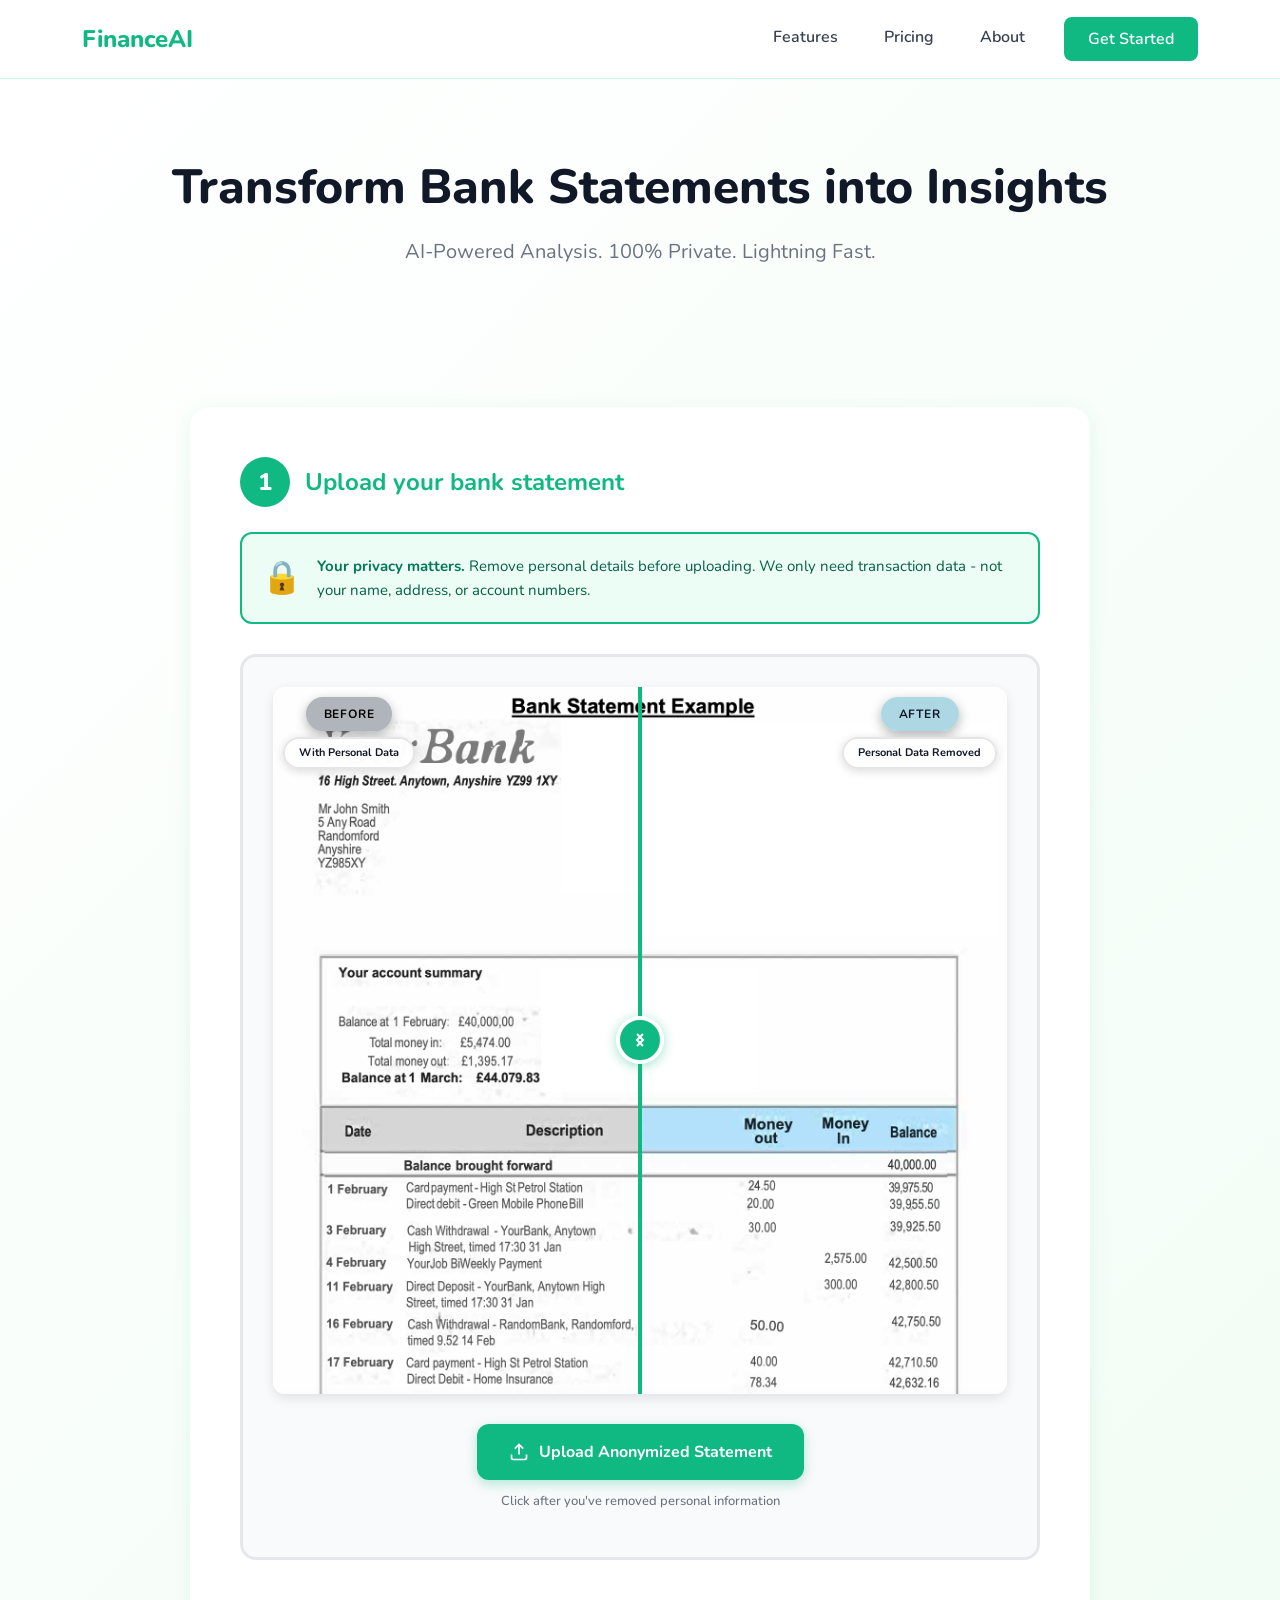
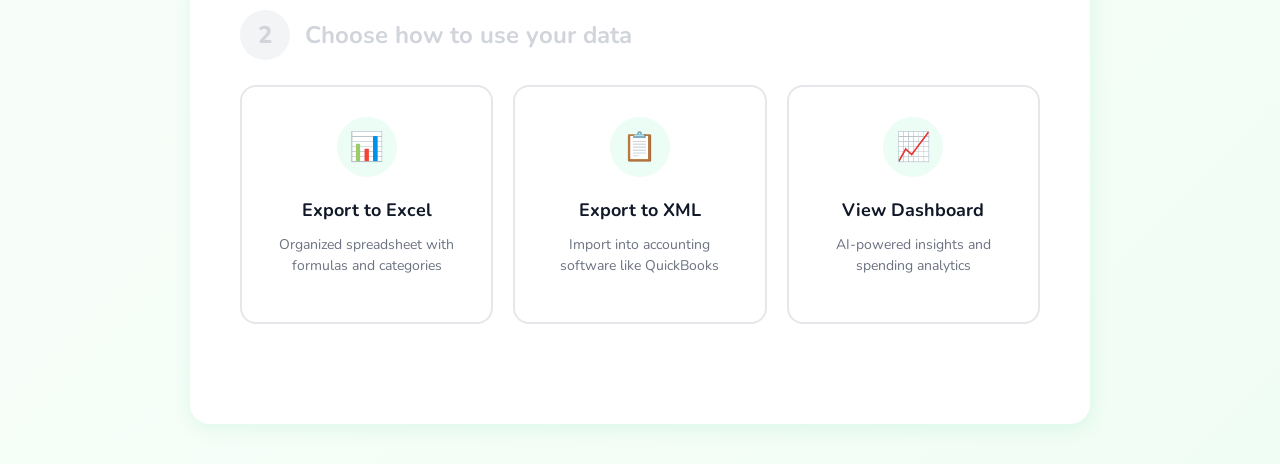
<file: index.html>
<!DOCTYPE html>
<html lang="en">
<head>
    <meta charset="UTF-8">
    <meta name="viewport" content="width=device-width, initial-scale=1.0">
    <title>FinanceAI - Smart Statement Analysis</title>
    <link href="https://fonts.googleapis.com/css2?family=Nunito:wght@400;600;700;800&display=swap" rel="stylesheet">
    <link href="https://cdn.jsdelivr.net/npm/bootstrap@5.3.0/dist/css/bootstrap.min.css" rel="stylesheet">
    <link rel="stylesheet" href="styles.css">
</head>
<body>
    <!-- Navigation -->
    <nav class="navbar navbar-expand-lg navbar-light">
        <div class="container">
            <a class="navbar-brand" href="#">FinanceAI</a>
            <button class="navbar-toggler" type="button" data-bs-toggle="collapse" data-bs-target="#navbarNav">
                <span class="navbar-toggler-icon"></span>
            </button>
            <div class="collapse navbar-collapse" id="navbarNav">
                <ul class="navbar-nav ms-auto">
                    <li class="nav-item"><a class="nav-link" href="#features">Features</a></li>
                    <li class="nav-item"><a class="nav-link" href="#pricing">Pricing</a></li>
                    <li class="nav-item"><a class="nav-link" href="#about">About</a></li>
                    <li class="nav-item"><button class="btn btn-primary ms-3">Get Started</button></li>
                </ul>
            </div>
        </div>
    </nav>

    <!-- Hero -->
    <div class="hero">
        <div class="container">
            <h1>Transform Bank Statements into Insights</h1>
            <p>AI-Powered Analysis. 100% Private. Lightning Fast.</p>
        </div>
    </div>

    <!-- Flow Card -->
    <div class="container">
        <div class="flow-card">
            
            <!-- Step 1: Upload Statement -->
            <div class="step-container active" id="step1">
                <div class="step-header">
                    <div class="step-number">1</div>
                    <div class="step-title">Upload your bank statement</div>
                </div>

                <!-- Privacy Notice -->
                <div class="privacy-notice">
                    <div class="privacy-icon">🔒</div>
                    <div class="privacy-text">
                        <strong>Your privacy matters.</strong> Remove personal details before uploading. 
                        We only need transaction data - not your name, address, or account numbers.
                    </div>
                </div>

                <!-- Before/After Slider -->
                <div class="comparison-container" id="comparisonContainer">
                    <div class="comparison-slider">
                        <div class="comparison-image-wrapper">
                            <!-- After image (without personal data) -->
                            <img src="bankss.png" alt="Statement without personal data" class="comparison-after">
                            
                            <!-- Before image (with personal data) -->
                            <div class="comparison-before" id="beforeImage" style="width: 50%;">
                                <img src="bankss-bw.png" alt="Statement with personal data">
                            </div>

                            <!-- Slider handle -->
                            <div class="comparison-handle" id="sliderHandle" style="left: 50%;">
                                <div class="handle-line"></div>
                                <div class="handle-circle">
                                    <svg width="24" height="24" viewBox="0 0 24 24" fill="none">
                                        <path d="M15 18l-6-6 6-6" stroke="white" stroke-width="2"/>
                                        <path d="M9 18l6-6-6-6" stroke="white" stroke-width="2"/>
                                    </svg>
                                </div>
                                <div class="handle-line"></div>
                            </div>

                            <!-- Labels -->
                            <div class="comparison-label comparison-label-left">
                                <span class="label-badge">Before</span>
                                <span class="label-text">With Personal Data</span>
                            </div>
                            <div class="comparison-label comparison-label-right">
                                <span class="label-badge">After</span>
                                <span class="label-text">Personal Data Removed</span>
                            </div>
                        </div>
                    </div>

                    <!-- Upload Button -->
                    <div class="upload-action">
                        <button class="btn-upload" id="uploadBtn">
                            <svg width="20" height="20" viewBox="0 0 24 24" fill="none" stroke="currentColor" stroke-width="2">
                                <path d="M21 15v4a2 2 0 0 1-2 2H5a2 2 0 0 1-2-2v-4M17 8l-5-5-5 5M12 3v12"/>
                            </svg>
                            Upload Anonymized Statement
                        </button>
                        <p class="upload-hint">Click after you've removed personal information</p>
                    </div>
                </div>
            </div>

            <!-- Processing -->
            <div class="processing-container" id="processing">
                <div class="spinner"></div>
                <p class="processing-text">Analyzing your statement...</p>
            </div>

            <!-- Results -->
            <div class="results-container" id="results">
                <div class="text-center">
                    <span class="results-badge">✓ Analysis Complete!</span>
                </div>
                
                <div class="stats-row">
                    <div class="stat-box">
                        <span class="stat-number">1</span>
                        <span class="stat-label">Page Analyzed</span>
                    </div>
                    <div class="stat-box">
                        <span class="stat-number">14</span>
                        <span class="stat-label">Transactions Found</span>
                    </div>
                    <div class="stat-box">
                        <span class="stat-number">£44K</span>
                        <span class="stat-label">Final Balance</span>
                    </div>
                </div>
            </div>

            <!-- Step 2: Choose Export -->
            <div class="step-container inactive" id="step2">
                <div class="step-header">
                    <div class="step-number">2</div>
                    <div class="step-title">Choose how to use your data</div>
                </div>

                <div class="feature-grid">
                    <div class="feature-card" id="excelCard">
                        <div class="feature-icon">📊</div>
                        <div class="feature-title">Export to Excel</div>
                        <p class="feature-desc">Organized spreadsheet with formulas and categories</p>
                    </div>

                    <div class="feature-card" id="xmlCard">
                        <div class="feature-icon">📋</div>
                        <div class="feature-title">Export to XML</div>
                        <p class="feature-desc">Import into accounting software like QuickBooks</p>
                    </div>

                    <div class="feature-card" id="dashboardCard">
                        <div class="feature-icon">📈</div>
                        <div class="feature-title">View Dashboard</div>
                        <p class="feature-desc">AI-powered insights and spending analytics</p>
                    </div>
                </div>
            </div>

        </div>
    </div>

    <script src="https://cdn.jsdelivr.net/npm/bootstrap@5.3.0/dist/js/bootstrap.bundle.min.js"></script>
    <script src="app.js"></script>
</body>
</html>
</file>
<file: styles.css>
* { 
    font-family: 'Nunito', sans-serif; 
}

body {
    background: linear-gradient(135deg, #ffffff 0%, #f0fdf4 100%);
    min-height: 100vh;
}

.navbar {
    background: white !important;
    border-bottom: 1px solid #d1fae5;
    padding: 1rem 0;
}

.navbar-brand {
    font-size: 24px;
    font-weight: 800;
    color: #10b981 !important;
}

.nav-link {
    color: #374151 !important;
    font-weight: 600;
    margin: 0 15px;
    transition: color 0.2s;
}

.nav-link:hover {
    color: #10b981 !important;
}

.btn-primary {
    background: #10b981;
    border: none;
    font-weight: 600;
    padding: 10px 24px;
    border-radius: 8px;
}

.btn-primary:hover {
    background: #059669;
}

.hero {
    text-align: center;
    padding: 80px 20px 60px;
}

.hero h1 {
    font-size: 48px;
    font-weight: 800;
    color: #111827;
    margin-bottom: 20px;
}

.hero p {
    font-size: 20px;
    color: #6b7280;
    margin-bottom: 40px;
}

.flow-card {
    background: white;
    border-radius: 20px;
    box-shadow: 0 4px 20px rgba(16, 185, 129, 0.1);
    padding: 50px;
    margin: 40px auto;
    max-width: 900px;
}

/* Steps */
.step-container {
    margin-bottom: 50px;
}

.step-header {
    display: flex;
    align-items: center;
    gap: 15px;
    margin-bottom: 25px;
}

.step-number {
    width: 50px;
    height: 50px;
    border-radius: 50%;
    display: flex;
    align-items: center;
    justify-content: center;
    font-weight: 800;
    font-size: 24px;
    transition: all 0.4s ease;
}

.step-title {
    font-size: 24px;
    font-weight: 700;
    transition: all 0.4s ease;
}

.step-container.active .step-number {
    background: #10b981;
    color: white;
}

.step-container.active .step-title {
    color: #10b981;
}

.step-container.completed .step-number {
    background: #d1d5db;
    color: #9ca3af;
}

.step-container.completed .step-title {
    color: #9ca3af;
}

.step-container.inactive .step-number {
    background: #f3f4f6;
    color: #d1d5db;
}

.step-container.inactive .step-title {
    color: #d1d5db;
}

/* Privacy Notice */
.privacy-notice {
    background: #ecfdf5;
    border: 2px solid #10b981;
    border-radius: 12px;
    padding: 20px;
    display: flex;
    align-items: center;
    gap: 15px;
    margin-bottom: 30px;
}

.privacy-icon {
    font-size: 32px;
    flex-shrink: 0;
}

.privacy-text {
    font-size: 15px;
    color: #065f46;
    line-height: 1.6;
}

.privacy-text strong {
    font-weight: 700;
    color: #047857;
}

/* Before/After Comparison Slider */
.comparison-container {
    background: #f9fafb;
    border: 3px solid #e5e7eb;
    border-radius: 16px;
    padding: 30px;
    margin-bottom: 20px;
}

.comparison-slider {
    position: relative;
    overflow: hidden;
    border-radius: 12px;
    box-shadow: 0 4px 12px rgba(0, 0, 0, 0.1);
}

.comparison-image-wrapper {
    position: relative;
    width: 100%;
    user-select: none;
}

.comparison-after {
    display: block;
    width: 100%;
    height: auto;
}

.comparison-before {
    position: absolute;
    top: 0;
    left: 0;
    height: 100%;
    overflow: hidden;
    z-index: 2;
}

.comparison-before img {
    display: block;
    position: absolute;
    top: 0;
    left: 0;
    height: 100%;
    width: auto;
}

/* Slider Handle */
.comparison-handle {
    position: absolute;
    top: 0;
    bottom: 0;
    width: 4px;
    background: #10b981;
    cursor: ew-resize;
    z-index: 3;
    transform: translateX(-50%);
}

.handle-line {
    position: absolute;
    left: 50%;
    transform: translateX(-50%);
    width: 2px;
    height: 40%;
    background: #10b981;
}

.handle-line:first-child {
    top: 0;
}

.handle-line:last-child {
    bottom: 0;
}

.handle-circle {
    position: absolute;
    top: 50%;
    left: 50%;
    transform: translate(-50%, -50%);
    width: 48px;
    height: 48px;
    background: #10b981;
    border: 4px solid white;
    border-radius: 50%;
    display: flex;
    align-items: center;
    justify-content: center;
    box-shadow: 0 2px 12px rgba(16, 185, 129, 0.4);
    transition: transform 0.2s;
}

.comparison-handle:hover .handle-circle {
    transform: translate(-50%, -50%) scale(1.1);
}

.comparison-handle:active .handle-circle {
    transform: translate(-50%, -50%) scale(0.95);
}

/* Comparison Labels */
.comparison-label {
    position: absolute;
    top: 10px;
    z-index: 4;
    display: flex;
    flex-direction: column;
    align-items: center;
    gap: 6px;
    pointer-events: none;
}

.comparison-label-left {
    left: 10px;
    transition: opacity 0.3s ease;
}

.comparison-label-right {
    right: 10px;
    transition: opacity 0.3s ease;
}

.label-badge {
    background: #B0B5BC;
    color: black;
    padding: 8px 18px;
    border-radius: 24px;
    font-size: 12px;
    font-weight: 700;
    text-transform: uppercase;
    letter-spacing: 0.8px;
    box-shadow: 0 4px 12px rgba(0, 0, 0, 0.3);
}

.comparison-label-right .label-badge {
    background: rgba(168, 213, 226, 0.95);
    color: #111827;
}

.label-text {
    background: rgba(255, 255, 255, 0.98);
    color: #111827;
    padding: 6px 14px;
    border-radius: 20px;
    font-size: 11px;
    font-weight: 700;
    box-shadow: 0 2px 10px rgba(0, 0, 0, 0.15);
    border: 2px solid rgba(0, 0, 0, 0.1);
}

/* Upload Action */
.upload-action {
    text-align: center;
    margin-top: 30px;
}

.btn-upload {
    background: #10b981;
    color: white;
    border: none;
    padding: 16px 32px;
    border-radius: 12px;
    font-size: 16px;
    font-weight: 700;
    cursor: pointer;
    display: inline-flex;
    align-items: center;
    gap: 10px;
    transition: all 0.3s ease;
    box-shadow: 0 4px 12px rgba(16, 185, 129, 0.3);
}

.btn-upload:hover {
    background: #059669;
    transform: translateY(-2px);
    box-shadow: 0 6px 16px rgba(16, 185, 129, 0.4);
}

.btn-upload:active {
    transform: translateY(0);
}

.upload-hint {
    margin-top: 12px;
    font-size: 13px;
    color: #6b7280;
    font-weight: 500;
}

/* PDF Upload Card (old) - keeping for backward compatibility */
.pdf-card {
    background: #f9fafb;
    border: 3px dashed #d1fae5;
    border-radius: 16px;
    padding: 30px;
    cursor: pointer;
    transition: all 0.3s ease;
    position: relative;
}

.pdf-card:hover {
    border-color: #10b981;
    background: white;
    transform: translateY(-4px);
    box-shadow: 0 12px 24px rgba(16, 185, 129, 0.15);
}

.pdf-preview {
    background: white;
    border: 2px solid #e5e7eb;
    border-radius: 12px;
    padding: 25px;
    font-family: serif;
    position: relative;
}

.checkmark-circle {
    position: absolute;
    top: 15px;
    right: 15px;
    width: 50px;
    height: 50px;
    border: 4px solid #10b981;
    border-radius: 50%;
    background: white;
    display: flex;
    align-items: center;
    justify-content: center;
    transition: all 0.4s ease;
    z-index: 10;
}

.checkmark {
    width: 0;
    height: 0;
    border-bottom: 4px solid white;
    border-right: 4px solid white;
    transform: rotate(45deg);
    opacity: 0;
    transition: all 0.4s ease;
}

.pdf-card.checked .checkmark-circle {
    background: #10b981;
    transform: scale(1.1);
}

.pdf-card.checked .checkmark {
    width: 12px;
    height: 22px;
    opacity: 1;
}

/* Feature Cards */
.feature-grid {
    display: grid;
    grid-template-columns: repeat(auto-fit, minmax(250px, 1fr));
    gap: 20px;
    margin-top: 25px;
}

.feature-card {
    background: white;
    border: 2px solid #e5e7eb;
    border-radius: 16px;
    padding: 30px;
    text-align: center;
    transition: all 0.3s ease;
    cursor: pointer;
}

.feature-card:hover {
    border-color: #10b981;
    transform: translateY(-5px);
    box-shadow: 0 8px 20px rgba(16, 185, 129, 0.15);
}

.feature-icon {
    width: 60px;
    height: 60px;
    background: #ecfdf5;
    border-radius: 50%;
    display: flex;
    align-items: center;
    justify-content: center;
    margin: 0 auto 20px;
    font-size: 28px;
}

.feature-title {
    font-size: 18px;
    font-weight: 700;
    color: #111827;
    margin-bottom: 10px;
}

.feature-desc {
    font-size: 14px;
    color: #6b7280;
}

/* Confetti Animation */
.confetti {
    position: fixed;
    width: 12px;
    height: 12px;
    background: #10b981;
    animation: confetti-fall 1.2s ease-out forwards;
}

@keyframes confetti-fall {
    0% {
        transform: translateY(0) rotate(0deg);
        opacity: 1;
    }
    100% {
        transform: translateY(400px) rotate(720deg);
        opacity: 0;
    }
}

/* Processing */
.processing-container {
    display: none;
    text-align: center;
    padding: 40px;
}

.spinner {
    width: 80px;
    height: 80px;
    border: 6px solid #d1fae5;
    border-top: 6px solid #10b981;
    border-radius: 50%;
    animation: spin 1s linear infinite;
    margin: 0 auto 20px;
}

@keyframes spin {
    0% { transform: rotate(0deg); }
    100% { transform: rotate(360deg); }
}

.processing-text {
    font-size: 18px;
    font-weight: 600;
    color: #6b7280;
}

/* Results */
.results-container {
    display: none;
}

.results-badge {
    background: #ecfdf5;
    color: #10b981;
    padding: 8px 20px;
    border-radius: 20px;
    font-weight: 700;
    display: inline-block;
    margin-bottom: 20px;
}

.stats-row {
    display: flex;
    gap: 15px;
    margin: 30px 0;
}

.stat-box {
    flex: 1;
    background: #f0fdf4;
    border-radius: 12px;
    padding: 25px;
    text-align: center;
}

.stat-number {
    font-size: 32px;
    font-weight: 800;
    color: #10b981;
    display: block;
}

.stat-label {
    font-size: 14px;
    color: #6b7280;
    font-weight: 600;
    margin-top: 8px;
}

/* Responsive */
@media (max-width: 768px) {
    .hero h1 { 
        font-size: 36px; 
    }
    .flow-card { 
        padding: 30px 20px; 
    }
    .feature-grid { 
        grid-template-columns: 1fr; 
    }
    .stats-row { 
        flex-direction: column; 
    }
}
</file>
